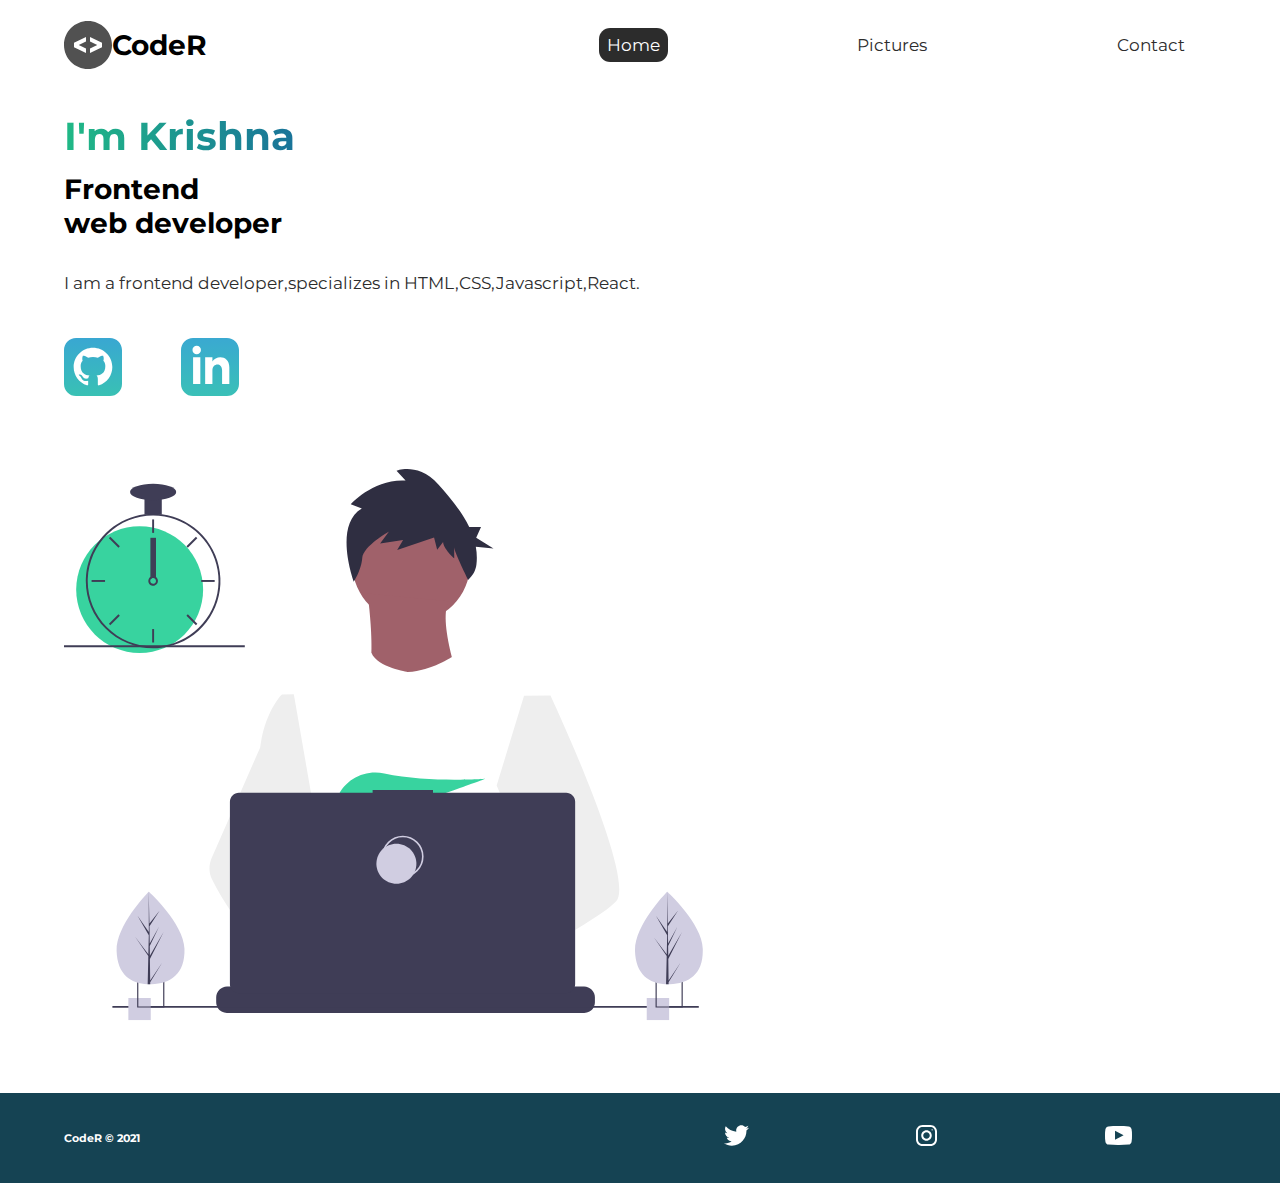
<file: index.html>
<!DOCTYPE html>
<html lang="en">
  <head>
    <meta charset="UTF-8" />
    <meta name="viewport" content="width=device-width, initial-scale=1.0" />
    <title>Krishna | Webdeveloper</title>
    <meta
      name="description"
      content="Krishna is a frontend developer who specializes in HTML,CSS,SASS,Javascript,React"
    />
    <meta name="robots" content="index,follow" />
    <link rel="preconnect" href="https://fonts.gstatic.com">
    <link href="https://fonts.googleapis.com/css2?family=Montserrat:wght@400;500&display=swap" rel="stylesheet">
    <link rel="icon" href="/Icons/iconmonstr-airport-7.svg" />
    <link rel="stylesheet" href="./styles/style.css" />
  </head>
  <body>
    <header class="main-head">
      <nav>
        <div class="logo">
          <img src="/icons/code.svg" alt="logo" />
          <h2>CodeR</h2>
        </div>
        <ul>
          <li><a class="active" href="/">Home</a></li>
          <li><a href="./projects/">Pictures</a></li>
          <li><a href="./contacts/">Contact</a></li>
        </ul>
      </nav>
    </header>
    <section class="intro">
      <div class="intro-text">
        <h2>I'm Krishna</h2>
        <h3>Frontend<br/>web developer</h3>
        <p>I am a frontend developer,specializes in HTML,CSS,Javascript,React.</p>
        <div class="intro-social">
          <a href="#"><img src="/icons/github.svg" alt="git" /></a>
          <a href="#"><img src="/icons/linked-in.svg" alt="linkedin" /> </a>
        </div>
      </div>
      <div class="intro-images">
        <svg
          width="799"
          height="690"
          viewBox="0 0 799 690"
          fill="none"
          xmlns="http://www.w3.org/2000/svg"
        >
          <g id="undraw_dev_productivity_umsq (1) 1" clip-path="url(#clip0)">
            <path
              id="Vector"
              d="M516.92 624.636C516.92 624.636 512.16 626.266 504.42 628.576C487.31 633.706 455.65 642.216 428.82 643.916C405.72 645.396 386.2 641.836 382.63 626.766C381.1 620.286 383.27 614.956 388 610.576C402.12 597.486 439 592.796 468.25 591.186C476.51 590.736 484.15 590.526 490.51 590.446C501.31 590.306 508.39 590.526 508.39 590.526L508.56 591.186L516.92 624.636Z"
              fill="#A0616A"
            />
            <path
              id="Vector_2"
              d="M436.99 672.586C418.61 695.346 342.73 647.666 316.19 629.886C310.41 626.016 306.97 623.566 306.97 623.566L331.25 591.186L338.94 580.936C338.94 580.936 345.82 584.586 355.99 590.526C356.36 590.746 356.73 590.966 357.11 591.186C365.88 596.336 376.89 603.066 388 610.576C403.33 620.946 418.83 632.776 428.82 643.916C438.59 654.806 443.08 665.036 436.99 672.586Z"
              fill="#A0616A"
            />
            <g id="me">
              <path
                id="Vector_3"
                d="M434.672 191.952C475.283 191.607 507.926 158.406 507.582 117.795C507.237 77.1832 474.036 44.5403 433.425 44.8847C392.813 45.2291 360.17 78.4303 360.515 119.042C360.859 159.653 394.06 192.296 434.672 191.952Z"
                fill="#A0616A"
              />
              <path
                id="Vector_4"
                d="M379.477 155.65C379.477 155.65 394.216 259.972 373.002 271.875C351.787 283.779 499.929 283.588 499.929 283.588C499.929 283.588 466.124 193.284 480.809 165.449L379.477 155.65Z"
                fill="#A0616A"
              />
              <path
                id="Vector_5"
                d="M608.101 283.199L596.257 339.402L571.214 458.308L570.49 464.815L562.138 540.138L556.582 590.177L552.857 623.79C528.584 636.526 510.988 645.326 510.988 645.326C510.988 645.326 509.404 637.719 506.871 627.99C489.805 633.265 458.218 642.043 431.404 643.97C441.266 654.777 445.842 664.969 439.817 672.57C421.63 695.485 345.349 648.45 318.659 630.896C318.077 635.158 317.879 639.464 318.068 643.762L297.626 628.314L299.331 592.359L302.206 531.522L305.819 455.229C304.448 451.975 303.294 448.634 302.364 445.228C295.956 423.161 288.032 379.057 281.928 342.067C277.016 312.298 273.302 287.138 272.517 281.785C272.411 281.086 272.358 280.726 272.358 280.726L384.363 230.094C392.509 248.556 429.865 253.809 429.865 253.809C460.756 251.417 484.847 234.913 484.847 234.913L608.101 283.199Z"
                fill="white"
              />
              <path
                id="Vector_6"
                d="M372.285 49.3811L358.49 43.9934C358.49 43.9934 386.969 12.1 426.99 14.513L415.635 2.22366C415.635 2.22366 443.04 -9.01799 468.283 19.6674C481.553 34.7467 496.908 52.4737 506.557 72.5077L521.281 72.3829L515.251 85.9663L536.874 99.3152L514.777 97.0719C516.155 104.471 516.421 112.034 515.566 119.511C514.683 126.991 510.928 133.835 505.094 138.598V138.598C505.094 138.598 487.743 103.449 487.696 97.9443L487.813 111.705C487.813 111.705 473.959 99.4371 473.889 91.1807L466.471 100.877L462.593 85.7717L416.475 101.301L423.87 88.8526L395.157 93.2246L406.278 77.9923C406.278 77.9923 373.932 96.1568 372.811 111.304C371.689 126.452 362.299 140.875 362.299 140.875C362.299 140.875 336.213 70.3294 372.285 49.3811Z"
                fill="#2F2E41"
              />
              <path
                id="Vector_7"
                d="M690.215 540.422C682.794 548.605 664.338 560.992 641.951 574.422C633.623 579.413 624.757 584.559 615.71 589.676C594.122 601.889 571.514 614.001 552.857 623.79C528.584 636.526 510.988 645.326 510.988 645.326C510.988 645.326 509.403 637.719 506.871 627.99C503.48 614.968 498.397 598.141 493.184 590.715C493.002 590.456 492.82 590.218 492.638 589.979C491.121 588.022 489.601 586.885 488.112 586.897L562.138 540.138L594.127 519.926L570.489 464.814L540.842 395.683L557.908 339.727L575.062 283.479L608.101 283.199C608.101 283.199 619.243 306.985 633.514 340.166C635.647 345.128 637.851 350.299 640.096 355.64C669.469 425.394 706.176 522.836 690.215 540.422Z"
                fill="#EEEEEE"
              />
              <path
                id="Vector_8"
                d="M358.123 591.2C355.41 591.212 352.702 591.456 350.029 591.928C327.074 596.073 320.47 616.94 318.659 630.896C318.077 635.158 317.879 639.464 318.068 643.761L297.626 628.314L290.178 622.687C272.316 616.628 256.353 605.733 242.483 592.84C230.449 581.456 219.634 568.849 210.213 555.223C200.831 541.793 192.448 527.692 185.134 513.034C183.094 508.943 181.977 504.454 181.864 499.884C181.751 495.314 182.644 490.775 184.48 486.588L209.154 430.327L245.218 348.098C245.471 346.146 245.752 344.237 246.059 342.371C252.995 300.511 272.367 281.786 272.367 281.786L287.286 281.659L297.778 341.932L310.813 416.815L302.364 445.227L282.839 510.845L302.205 531.522L358.123 591.2Z"
                fill="#EEEEEE"
              />
            </g>
            <path
              id="Vector_9"
              d="M372.877 415.806L385.631 430.686C390.37 429.783 395.319 428.721 400.416 427.529L396.752 415.806L405.71 426.256C459.707 412.975 526.637 387.155 526.637 387.155C526.637 387.155 454.379 392.453 400.428 380.666C376.558 375.451 351.998 387.284 342.202 409.668C336.508 422.679 337.403 433.951 357.596 433.951C364.419 433.835 371.223 433.195 377.949 432.037L372.877 415.806Z"
              fill="#38D39F"
            />
            <path
              id="Vector_10"
              d="M663.65 660.386V666.456C663.654 668.122 663.345 669.774 662.74 671.326C662.472 672.018 662.147 672.687 661.77 673.326C660.578 675.326 658.887 676.983 656.862 678.133C654.838 679.283 652.549 679.887 650.22 679.886H203.67C201.342 679.887 199.053 679.283 197.028 678.133C195.003 676.983 193.312 675.326 192.12 673.326C191.743 672.687 191.419 672.018 191.15 671.326C190.546 669.774 190.237 668.122 190.24 666.456V660.386C190.24 658.622 190.587 656.876 191.262 655.246C191.936 653.616 192.926 652.136 194.173 650.888C195.42 649.641 196.901 648.652 198.53 647.977C200.16 647.302 201.906 646.955 203.67 646.956H229.41V644.126C229.41 644.052 229.425 643.979 229.453 643.911C229.481 643.843 229.522 643.782 229.574 643.73C229.626 643.678 229.688 643.636 229.756 643.608C229.824 643.58 229.897 643.566 229.97 643.566H243.4C243.474 643.566 243.547 643.58 243.615 643.608C243.683 643.636 243.745 643.678 243.797 643.73C243.849 643.782 243.89 643.843 243.918 643.911C243.946 643.979 243.96 644.052 243.96 644.126V646.956H252.35V644.126C252.35 644.052 252.365 643.979 252.393 643.911C252.421 643.843 252.462 643.782 252.514 643.73C252.566 643.678 252.628 643.636 252.696 643.608C252.764 643.58 252.837 643.566 252.91 643.566H266.34C266.414 643.566 266.487 643.58 266.555 643.608C266.623 643.636 266.684 643.678 266.736 643.73C266.789 643.782 266.83 643.843 266.858 643.911C266.886 643.979 266.9 644.052 266.9 644.126V646.956H275.3V644.126C275.3 644.052 275.315 643.979 275.343 643.911C275.371 643.843 275.412 643.782 275.464 643.73C275.516 643.678 275.578 643.636 275.646 643.608C275.714 643.58 275.787 643.566 275.86 643.566H289.29C289.364 643.566 289.437 643.58 289.505 643.608C289.573 643.636 289.634 643.678 289.686 643.73C289.739 643.782 289.78 643.843 289.808 643.911C289.836 643.979 289.85 644.052 289.85 644.126V646.956H298.24V644.126C298.24 644.052 298.255 643.979 298.283 643.911C298.311 643.843 298.352 643.782 298.404 643.73C298.456 643.678 298.518 643.636 298.586 643.608C298.654 643.58 298.727 643.566 298.8 643.566H312.23C312.304 643.566 312.377 643.58 312.445 643.608C312.513 643.636 312.574 643.678 312.626 643.73C312.678 643.782 312.72 643.843 312.748 643.911C312.776 643.979 312.79 644.052 312.79 644.126V646.956H321.18V644.126C321.18 644.052 321.194 643.979 321.223 643.911C321.251 643.843 321.292 643.782 321.344 643.73C321.396 643.678 321.458 643.636 321.526 643.608C321.594 643.58 321.667 643.566 321.74 643.566H335.17C335.244 643.566 335.317 643.58 335.385 643.608C335.453 643.636 335.514 643.678 335.566 643.73C335.618 643.782 335.66 643.843 335.688 643.911C335.716 643.979 335.73 644.052 335.73 644.126V646.956H344.13V644.126C344.13 644.052 344.145 643.979 344.173 643.911C344.201 643.843 344.242 643.782 344.294 643.73C344.346 643.678 344.408 643.636 344.476 643.608C344.544 643.58 344.617 643.566 344.69 643.566H358.12C358.194 643.566 358.267 643.58 358.335 643.608C358.403 643.636 358.464 643.678 358.516 643.73C358.569 643.782 358.61 643.843 358.638 643.911C358.666 643.979 358.68 644.052 358.68 644.126V646.956H367.07V644.126C367.07 644.052 367.085 643.979 367.113 643.911C367.141 643.843 367.182 643.782 367.234 643.73C367.286 643.678 367.348 643.636 367.416 643.608C367.484 643.58 367.557 643.566 367.63 643.566H472.83C472.904 643.566 472.977 643.58 473.045 643.608C473.113 643.636 473.174 643.678 473.227 643.73C473.279 643.782 473.32 643.843 473.348 643.911C473.376 643.979 473.39 644.052 473.39 644.126V646.956H481.79V644.126C481.79 644.052 481.804 643.979 481.833 643.911C481.861 643.843 481.902 643.782 481.954 643.73C482.006 643.678 482.068 643.636 482.136 643.608C482.204 643.58 482.277 643.566 482.35 643.566H495.78C495.928 643.567 496.07 643.627 496.175 643.732C496.279 643.836 496.339 643.978 496.34 644.126V646.956H504.73V644.126C504.73 644.052 504.745 643.979 504.773 643.911C504.801 643.843 504.842 643.782 504.894 643.73C504.946 643.678 505.008 643.636 505.076 643.608C505.144 643.58 505.217 643.566 505.29 643.566H518.72C518.794 643.566 518.867 643.58 518.935 643.608C519.003 643.636 519.065 643.678 519.117 643.73C519.169 643.782 519.21 643.843 519.238 643.911C519.266 643.979 519.28 644.052 519.28 644.126V646.956H527.67V644.126C527.67 644.052 527.685 643.979 527.713 643.911C527.741 643.843 527.782 643.782 527.834 643.73C527.886 643.678 527.948 643.636 528.016 643.608C528.084 643.58 528.157 643.566 528.23 643.566H541.66C541.734 643.566 541.807 643.58 541.875 643.608C541.943 643.636 542.005 643.678 542.057 643.73C542.109 643.782 542.15 643.843 542.178 643.911C542.206 643.979 542.22 644.052 542.22 644.126V646.956H550.62V644.126C550.62 644.052 550.635 643.979 550.663 643.911C550.691 643.843 550.732 643.782 550.784 643.73C550.836 643.678 550.898 643.636 550.966 643.608C551.034 643.58 551.107 643.566 551.18 643.566H564.61C564.757 643.568 564.898 643.628 565.001 643.733C565.104 643.837 565.161 643.979 565.16 644.126V646.956H573.56V644.126C573.56 644.052 573.575 643.979 573.603 643.911C573.631 643.843 573.672 643.782 573.724 643.73C573.776 643.678 573.838 643.636 573.906 643.608C573.974 643.58 574.047 643.566 574.12 643.566H587.55C587.624 643.566 587.697 643.58 587.765 643.608C587.833 643.636 587.895 643.678 587.947 643.73C587.999 643.782 588.04 643.843 588.068 643.911C588.096 643.979 588.11 644.052 588.11 644.126V646.956H596.5V644.126C596.5 644.052 596.515 643.979 596.543 643.911C596.571 643.843 596.612 643.782 596.664 643.73C596.716 643.678 596.778 643.636 596.846 643.608C596.914 643.58 596.987 643.566 597.06 643.566H610.49C610.564 643.566 610.637 643.58 610.705 643.608C610.773 643.636 610.835 643.678 610.887 643.73C610.939 643.782 610.98 643.843 611.008 643.911C611.036 643.979 611.05 644.052 611.05 644.126V646.956H650.22C651.984 646.955 653.731 647.302 655.36 647.977C656.99 648.652 658.471 649.641 659.718 650.888C660.965 652.136 661.954 653.616 662.629 655.246C663.304 656.876 663.651 658.622 663.65 660.386Z"
              fill="#3F3D56"
            />
            <path
              id="Vector_11"
              d="M793.5 671.326H60.5V673.326H793.5V671.326Z"
              fill="#3F3D56"
            />
            <path
              id="Vector_12"
              d="M627.694 404.757H461.251V401.326H385.78V404.757H218.651C215.665 404.757 212.801 405.943 210.69 408.054C208.578 410.166 207.392 413.029 207.392 416.015V643.927C207.392 646.913 208.578 649.776 210.69 651.888C212.801 653.999 215.665 655.185 218.651 655.185H627.694C630.68 655.185 633.544 653.999 635.655 651.888C637.767 649.776 638.953 646.913 638.953 643.927V416.015C638.953 414.537 638.662 413.073 638.096 411.707C637.53 410.341 636.701 409.1 635.655 408.054C634.61 407.009 633.369 406.18 632.003 405.614C630.637 405.048 629.173 404.757 627.694 404.757Z"
              fill="#3F3D56"
            />
            <path
              id="Vector_13"
              d="M423.5 509.326C437.307 509.326 448.5 498.133 448.5 484.326C448.5 470.519 437.307 459.326 423.5 459.326C409.693 459.326 398.5 470.519 398.5 484.326C398.5 498.133 409.693 509.326 423.5 509.326Z"
              stroke="#D0CDE1"
              stroke-width="2"
              stroke-miterlimit="10"
            />
            <path
              id="Vector_14"
              d="M415.5 518.326C429.307 518.326 440.5 507.133 440.5 493.326C440.5 479.519 429.307 468.326 415.5 468.326C401.693 468.326 390.5 479.519 390.5 493.326C390.5 507.133 401.693 518.326 415.5 518.326Z"
              fill="#D0CDE1"
            />
            <path
              id="Vector_15"
              d="M108.446 661.223H80.4463V689.223H108.446V661.223Z"
              fill="#D0CDE1"
            />
            <path
              id="Vector_16"
              d="M91.4502 639.223V673.223H125.45V639.223H91.4502ZM123.97 671.743H92.9202V640.703H123.97V671.743Z"
              fill="#3F3D56"
            />
            <path
              id="Vector_17"
              d="M756.446 661.223H728.446V689.223H756.446V661.223Z"
              fill="#D0CDE1"
            />
            <path
              id="Vector_18"
              d="M739.45 639.223V673.223H773.45V639.223H739.45ZM771.97 671.743H740.92V640.703H771.97V671.743Z"
              fill="#3F3D56"
            />
            <path
              id="Vector_19"
              d="M94.5802 230.113C138.399 230.113 173.921 194.592 173.921 150.773C173.921 106.955 138.399 71.4326 94.5802 71.4326C50.7617 71.4326 15.2397 106.955 15.2397 150.773C15.2397 194.592 50.7617 230.113 94.5802 230.113Z"
              fill="#38D39F"
            />
            <path
              id="Vector_20"
              d="M122.229 56.4899C115.045 55.5763 107.774 55.5763 100.59 56.4899C84.586 58.5913 69.5203 65.2398 57.181 75.6465C44.8417 86.0532 35.7467 99.7813 30.9754 115.202C28.8053 122.229 27.5764 129.514 27.3208 136.864C27.2848 137.886 27.2607 138.92 27.2607 139.954C27.283 162.264 36.1559 183.655 51.932 199.431C67.7082 215.207 89.0989 224.08 111.41 224.103C113.201 224.103 114.992 224.042 116.759 223.934C120.907 223.674 125.03 223.103 129.093 222.227C148.495 218.055 165.798 207.161 177.947 191.468C190.095 175.776 196.308 156.295 195.487 136.467C194.665 116.638 186.863 97.738 173.459 83.1039C160.054 68.4698 141.909 59.0435 122.229 56.4899H122.229ZM137.748 217.347H137.736C130.959 219.659 123.905 221.062 116.759 221.518C114.992 221.638 113.201 221.698 111.41 221.698C89.7377 221.672 68.961 213.051 53.6367 197.727C38.3123 182.402 29.6914 161.626 29.6649 139.954C29.6649 138.92 29.689 137.886 29.725 136.864C30.5514 115.744 39.5156 95.7617 54.7411 81.1008C69.9666 66.44 90.273 58.237 111.41 58.2089C130.776 58.21 149.513 65.0865 164.283 77.6131C179.052 90.1398 188.895 107.503 192.057 126.61C195.219 145.716 191.496 165.325 181.55 181.942C171.604 198.559 156.081 211.106 137.748 217.347H137.748Z"
              fill="#3F3D56"
            />
            <path
              id="Vector_21"
              d="M112.612 63.0176H110.208V79.8474H112.612V63.0176Z"
              fill="#3F3D56"
            />
            <path
              id="Vector_22"
              d="M57.8578 84.7018L56.1577 86.4019L68.0582 98.3023L69.7582 96.6022L57.8578 84.7018Z"
              fill="#3F3D56"
            />
            <path
              id="Vector_23"
              d="M34.4736 138.751V141.156H51.3034V138.751H34.4736Z"
              fill="#3F3D56"
            />
            <path
              id="Vector_24"
              d="M56.1578 193.506L57.8579 195.206L69.7584 183.306L68.0583 181.606L56.1578 193.506Z"
              fill="#3F3D56"
            />
            <path
              id="Vector_25"
              d="M153.062 96.6022L154.762 98.3022L166.662 86.4018L164.962 84.7017L153.062 96.6022Z"
              fill="#3F3D56"
            />
            <path
              id="Vector_26"
              d="M171.516 138.751V141.156H188.346V138.751H171.516Z"
              fill="#3F3D56"
            />
            <path
              id="Vector_27"
              d="M154.762 181.605L153.062 183.305L164.962 195.206L166.662 193.506L154.762 181.605Z"
              fill="#3F3D56"
            />
            <path
              id="Vector_28"
              d="M112.612 200.06H110.208V216.89H112.612V200.06Z"
              fill="#3F3D56"
            />
            <path
              id="Vector_29"
              d="M115.016 135.145C113.976 134.365 112.711 133.943 111.41 133.943C110.11 133.943 108.844 134.365 107.804 135.145C107.091 135.686 106.505 136.375 106.085 137.165C105.552 138.181 105.322 139.329 105.421 140.473C105.52 141.616 105.944 142.707 106.644 143.617C107.343 144.527 108.288 145.218 109.368 145.608C110.447 145.997 111.616 146.07 112.735 145.817C113.855 145.564 114.878 144.996 115.685 144.179C116.492 143.363 117.048 142.333 117.288 141.21C117.528 140.088 117.441 138.92 117.039 137.846C116.636 136.771 115.935 135.834 115.017 135.145H115.016ZM111.41 143.56C110.454 143.557 109.539 143.176 108.863 142.501C108.187 141.825 107.807 140.909 107.804 139.954C107.808 139.224 108.03 138.513 108.441 137.91C108.793 137.4 109.271 136.989 109.828 136.718C110.386 136.446 111.004 136.323 111.623 136.361C112.241 136.398 112.84 136.594 113.361 136.931C113.881 137.267 114.307 137.732 114.595 138.281C114.883 138.83 115.025 139.444 115.007 140.063C114.989 140.683 114.811 141.287 114.491 141.818C114.17 142.349 113.719 142.788 113.179 143.093C112.639 143.398 112.03 143.559 111.41 143.56V143.56Z"
              fill="#3F3D56"
            />
            <path
              id="Vector_30"
              d="M122.229 35.3687H100.591V57.007H122.229V35.3687Z"
              fill="#3F3D56"
            />
            <path
              id="Vector_31"
              d="M111.41 38.9748C127.344 38.9748 140.261 34.4 140.261 28.7567C140.261 23.1134 127.344 18.5386 111.41 18.5386C95.4757 18.5386 82.5586 23.1134 82.5586 28.7567C82.5586 34.4 95.4757 38.9748 111.41 38.9748Z"
              fill="#3F3D56"
            />
            <path id="clock-arrow" d="M115 86H108V135H115V86Z" fill="#3F3D56" />
            <path
              id="Vector_32"
              d="M226 220.44H0V222.844H226V220.44Z"
              fill="#3F3D56"
            />
            <g id="plant-left">
              <path
                id="Vector_33"
                d="M150.594 599.754C151.527 631.704 132.858 643.413 109.43 644.097C108.886 644.113 108.344 644.123 107.805 644.126C106.719 644.135 105.643 644.117 104.577 644.072C83.3891 643.193 66.6172 631.945 65.7495 602.232C64.8515 571.482 103.018 531.529 105.882 528.574L105.887 528.571C105.996 528.458 106.052 528.402 106.052 528.402C106.052 528.402 149.661 567.807 150.594 599.754Z"
                fill="#D0CDE1"
              />
              <path
                id="Vector_34"
                d="M107.744 639.255L122.626 617.124L107.774 641.636L107.805 644.126C106.719 644.135 105.643 644.117 104.577 644.072L105.315 612.06L105.295 611.813L105.322 611.766L105.393 608.741L89.0952 585.078L105.374 606.477L105.432 607.116L105.989 582.93L91.9122 558.397L106.029 578.681L105.882 528.574L105.882 528.407L105.887 528.571L106.821 568.062L119.651 552.021L106.863 571.464L107.143 593.098L118.949 571.984L107.187 596.279L107.343 608.308L124.512 578.897L107.395 612.505L107.744 639.255Z"
                fill="#3F3D56"
              />
            </g>
            <g id="plant-right">
              <path
                id="Vector_35"
                d="M798.594 599.754C799.527 631.704 780.858 643.413 757.43 644.097C756.886 644.113 756.344 644.123 755.805 644.126C754.719 644.135 753.643 644.117 752.577 644.072C731.389 643.193 714.617 631.945 713.749 602.232C712.851 571.482 751.018 531.529 753.882 528.574L753.887 528.571C753.996 528.458 754.052 528.402 754.052 528.402C754.052 528.402 797.661 567.807 798.594 599.754Z"
                fill="#D0CDE1"
              />
              <path
                id="Vector_36"
                d="M755.744 639.255L770.626 617.124L755.774 641.636L755.805 644.126C754.719 644.135 753.643 644.117 752.577 644.072L753.315 612.06L753.295 611.813L753.323 611.766L753.393 608.741L737.095 585.078L753.374 606.477L753.432 607.116L753.989 582.93L739.912 558.397L754.029 578.681L753.882 528.574L753.882 528.407L753.887 528.571L754.821 568.062L767.651 552.021L754.864 571.464L755.143 593.098L766.949 571.984L755.187 596.279L755.343 608.308L772.512 578.897L755.395 612.505L755.744 639.255Z"
                fill="#3F3D56"
              />
            </g>
          </g>
          <defs>
            <clipPath id="clip0">
              <rect width="798.627" height="689.223" fill="white" />
            </clipPath>
          </defs>
        </svg>
        <img class="splash" src="/img/splash.svg" alt="" />
      </div>
    </section>
    <footer>
      <h4>CodeR &copy; 2021</h4>
      <ul>
          <li><a href="#"><img src="/icons/twitter 1.svg" alt="twitter"/></a></li>
          <li><a href="#"><img src="/icons/instagram 1.svg" alt="instagram"/></a></li>
          <li><a href="#"><img src="/icons/youtube-symbol 1.svg" alt="youtube"/></a></li>
      </ul>
  </footer>
  </body>
</html>
</file>
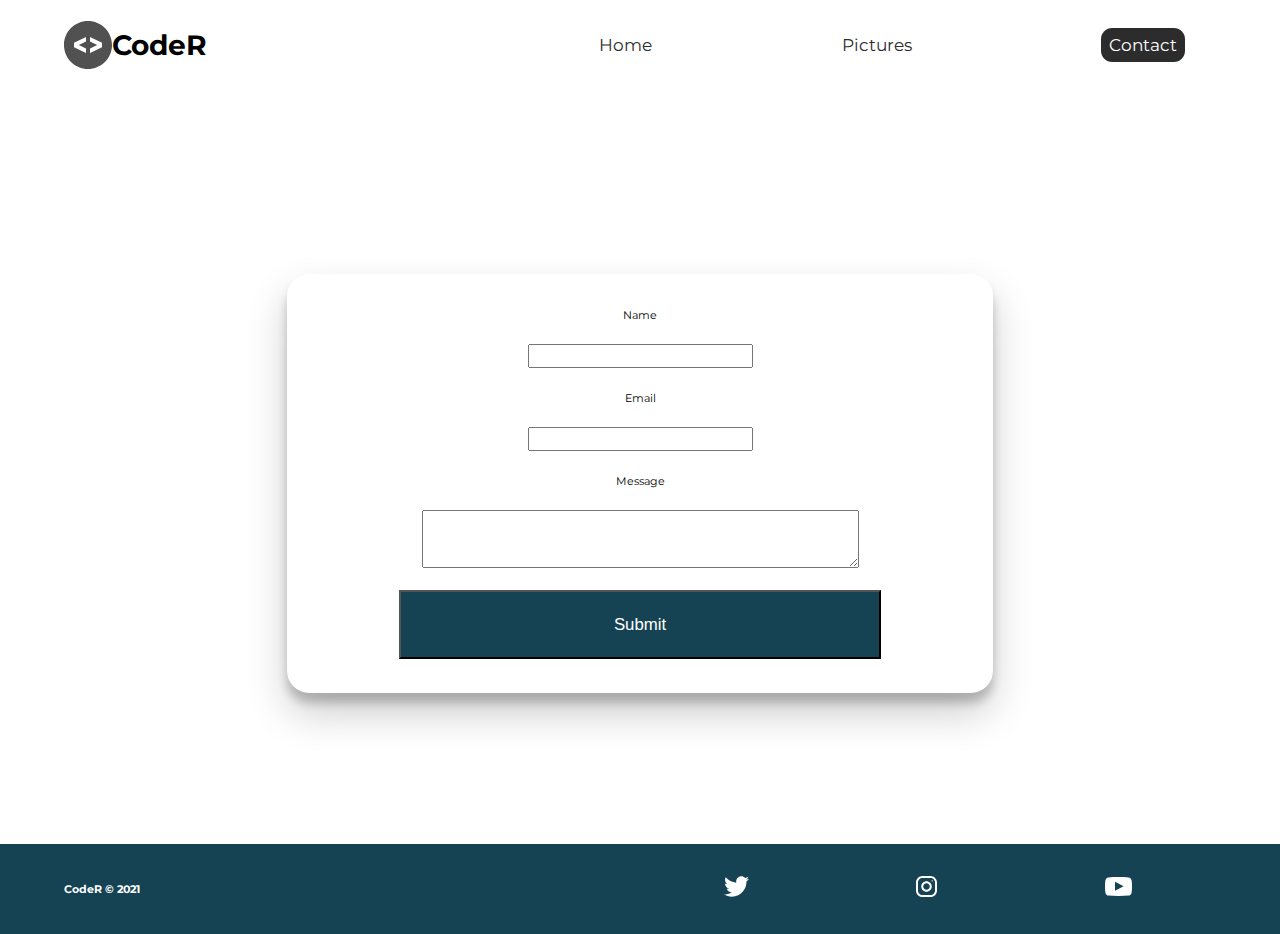
<file: contacts/index.html>
<!DOCTYPE html>
<html lang="en">
  <head>
    <meta charset="UTF-8" />
    <meta name="viewport" content="width=device-width, initial-scale=1.0" />
    <title>Krishna | Webdeveloper</title>
    <meta
      name="description"
      content="Krishna is a frontend developer who specializes in HTML,CSS,SASS,Javascript,React"
    />
    <meta name="robots" content="index,follow" />
    <link rel="preconnect" href="https://fonts.gstatic.com">
    <link href="https://fonts.googleapis.com/css2?family=Montserrat:wght@400;500&display=swap" rel="stylesheet">
    <link rel="icon" href="/Icons/iconmonstr-airport-7.svg" />
    <link rel="stylesheet" href="../styles/style.css" />
  </head>
  <body>
    <header class="main-head">
      <nav>
        <div class="logo">
          <img src="/icons/code.svg" alt="logo" />
          <h2>CodeR</h2>
        </div>
        <ul>
          <li><a href="../index.html">Home</a></li>
          <li><a href="../projects/">Pictures</a></li>
          <li><a class="active" href="./index.html">Contact</a></li>
        </ul>
      </nav>
    </header> 
    <section class="form-section">
        <form>
            <label for="name">Name</label>
            <input type="text" name="name" id="name" required/>
            <label for="email">Email</label>
            <input type="email" name="email" id="email" required/>
            <label for="message">Message</label>
            <textarea name="message" id="message" cols="30" row="10"></textarea>
            <button>Submit</button>
        </form>
        </section>
        <footer>
            <h4>CodeR &copy; 2021</h4>
            <ul>
                <li><a href="#"><img src="/icons/twitter 1.svg" alt="twitter"/></a></li>
                <li><a href="#"><img src="/icons/instagram 1.svg" alt="instagram"/></a></li>
                <li><a href="#"><img src="/icons/youtube-symbol 1.svg" alt="youtube"/></a></li>
            </ul>
        </footer>
  </body>
</html>
</file>
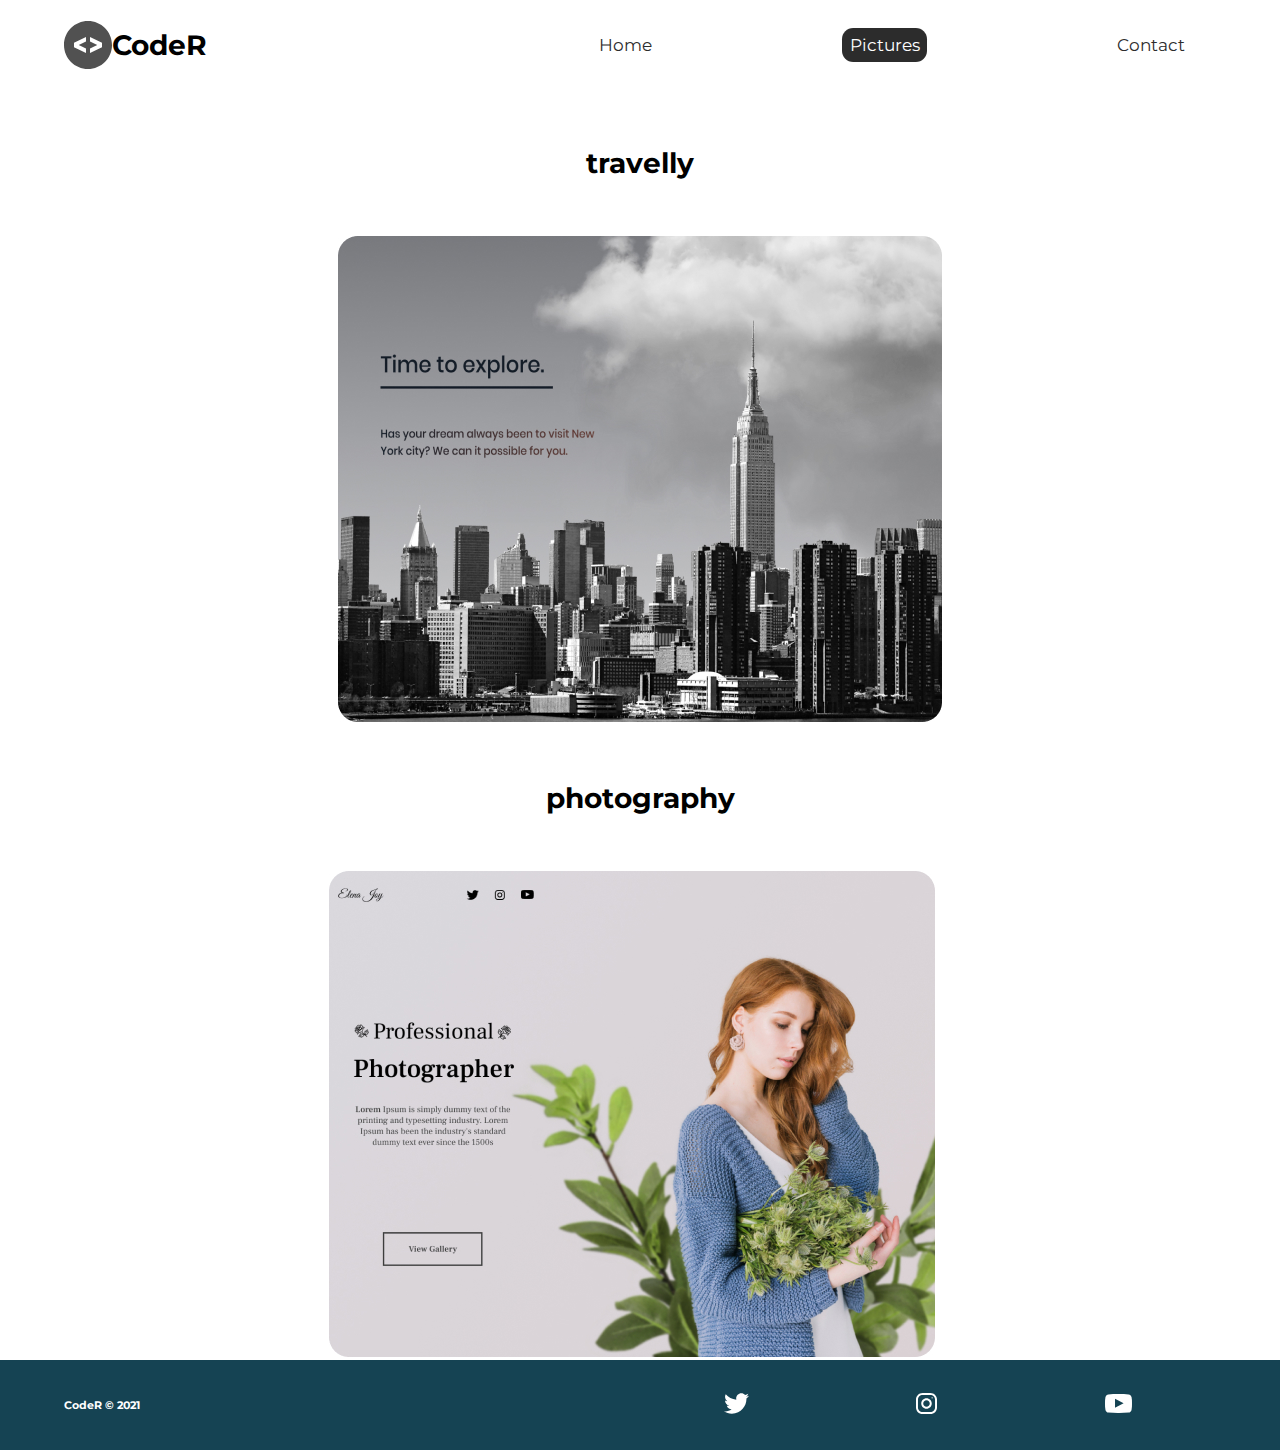
<file: projects/index.html>
<!DOCTYPE html>
<html lang="en">
  <head>
    <meta charset="UTF-8" />
    <meta name="viewport" content="width=device-width, initial-scale=1.0" />
    <title>Krishna | Webdeveloper</title>
    <meta
      name="description"
      content="Krishna is a frontend developer who specializes in HTML,CSS,SASS,Javascript,React"
    />
    <meta name="robots" content="index,follow" />
    <link rel="preconnect" href="https://fonts.gstatic.com">
    <link href="https://fonts.googleapis.com/css2?family=Montserrat:wght@400;500&display=swap" rel="stylesheet">
    <link rel="icon" href="/Icons/iconmonstr-airport-7.svg" />
    <link rel="stylesheet" href="../styles/style.css" />
  </head>
  <body>
    <header class="main-head">
      <nav>
        <div class="logo">
          <img src="/icons/code.svg" alt="logo" />
          <h2>CodeR</h2>
        </div>
        <ul>
          <li><a href="../index.html">Home</a></li>
          <li><a class="active" href="./index.html">Pictures</a></li>
          <li><a href="../contacts/">Contact</a></li>
        </ul>
      </nav>
    </header> 
    <section class="projects">
        <div class="travelly">
            <h2>travelly</h2>
            <img src="../img/travelly.jpg" alt="Travelly-website">
        </div>
        <div class="photography">
            <h2>photography</h2>
            <img src="../img/elena-joy.jpg" alt="photography-website"
        </div>
    </section>
    <footer>
        <h4>CodeR &copy; 2021</h4>
        <ul>
            <li><a href="#"><img src="/icons/twitter 1.svg" alt="twitter"/></a></li>
            <li><a href="#"><img src="/icons/instagram 1.svg" alt="instagram"/></a></li>
            <li><a href="#"><img src="/icons/youtube-symbol 1.svg" alt="youtube"/></a></li>
        </ul>
    </footer>
  </body>
</html>
</file>
<file: styles/style.css>
* {
  margin: 0;
  padding: 0;
  -webkit-box-sizing: border-box;
          box-sizing: border-box;
}

html {
  font-size: 62.5%;
}

body {
  font-family: "Montserrat", sans-serif;
}

h1 {
  font-size: 1.5rem;
}

li,
button,
p,
a,
input {
  font-size: 1.5rem;
}

h2 {
  font-size: 2.5rem;
}

h3 {
  font-size: 1.8rem;
}

h4,
h5 {
  font-size: 1rem;
}

ul {
  list-style: none;
}

a {
  text-decoration: none;
  color: #2c2c2c;
}

.main-head {
  width: 95%;
  margin: 0 0 0 auto;
}

nav {
  display: -webkit-box;
  display: -ms-flexbox;
  display: flex;
  -webkit-box-pack: justify;
      -ms-flex-pack: justify;
          justify-content: space-between;
  -webkit-box-align: center;
      -ms-flex-align: center;
          align-items: center;
  -webkit-box-orient: horizontal;
  -webkit-box-direction: normal;
      -ms-flex-direction: row;
          flex-direction: row;
  min-height: 10vh;
  width: 60%;
  -ms-flex-wrap: wrap;
      flex-wrap: wrap;
}

nav .logo {
  display: -webkit-box;
  display: -ms-flexbox;
  display: flex;
  -webkit-box-pack: start;
      -ms-flex-pack: start;
          justify-content: flex-start;
  -webkit-box-align: center;
      -ms-flex-align: center;
          align-items: center;
  -webkit-box-orient: horizontal;
  -webkit-box-direction: normal;
      -ms-flex-direction: row;
          flex-direction: row;
  -webkit-box-flex: 1;
      -ms-flex: 1 1 10rem;
          flex: 1 1 10rem;
}

nav .logo h1 {
  margin: 2rem;
}

nav ul {
  display: -webkit-box;
  display: -ms-flexbox;
  display: flex;
  -ms-flex-pack: distribute;
      justify-content: space-around;
  -webkit-box-align: center;
      -ms-flex-align: center;
          align-items: center;
  -webkit-box-orient: horizontal;
  -webkit-box-direction: normal;
      -ms-flex-direction: row;
          flex-direction: row;
  -webkit-box-flex: 1;
      -ms-flex: 1 1 40rem;
          flex: 1 1 40rem;
}

.intro {
  min-height: 90vh;
  width: 90%;
  margin: auto;
  -ms-flex-wrap: wrap;
      flex-wrap: wrap;
  display: -webkit-box;
  display: -ms-flexbox;
  display: flex;
  -webkit-box-pack: justify;
      -ms-flex-pack: justify;
          justify-content: space-between;
  -webkit-box-align: center;
      -ms-flex-align: center;
          align-items: center;
  -webkit-box-orient: horizontal;
  -webkit-box-direction: normal;
      -ms-flex-direction: row;
          flex-direction: row;
}

.intro h2 {
  font-size: 3.5rem;
  padding-top: 2rem;
  background: -webkit-gradient(linear, left top, right top, from(#20b986), to(#197399));
  background: linear-gradient(left, #20b986, #197399);
  background-clip: text;
  -webkit-text-fill-color: transparent;
  display: inline-block;
}

.intro h3 {
  font-size: 2.5rem;
  padding: 1rem 0rem;
}

.intro p {
  padding-top: 2rem;
  color: #2c2c2c;
}

.splash {
  position: absolute;
  top: 0%;
  right: 0%;
  height: 110%;
  z-index: -1;
}

.intro-social {
  margin-top: 4rem;
}

.intro-social a {
  margin-right: 5rem;
}

.active {
  background: #2c2c2c;
  color: white;
  padding: 0.6rem 0.7rem;
  border-radius: 1rem;
}

#plant-left {
  -webkit-animation: plant 1.5s ease infinite alternate 0.5s;
          animation: plant 1.5s ease infinite alternate 0.5s;
}

#plant-right {
  -webkit-animation: plant 1.5s ease infinite alternate;
          animation: plant 1.5s ease infinite alternate;
}

#me {
  -webkit-animation: me 1s ease infinite alternate;
          animation: me 1s ease infinite alternate;
  -webkit-transform-origin: bottom;
          transform-origin: bottom;
}

@-webkit-keyframes me {
  from {
    -webkit-transform: rotateZ(-5deg);
            transform: rotateZ(-5deg);
  }
  to {
    -webkit-transform: rotateZ(5deg);
            transform: rotateZ(5deg);
  }
}

@keyframes me {
  from {
    -webkit-transform: rotateZ(-5deg);
            transform: rotateZ(-5deg);
  }
  to {
    -webkit-transform: rotateZ(5deg);
            transform: rotateZ(5deg);
  }
}

@-webkit-keyframes plant {
  from {
    -webkit-transform: translateY(0%);
            transform: translateY(0%);
  }
  to {
    -webkit-transform: translateY(-30%);
            transform: translateY(-30%);
  }
}

@keyframes plant {
  from {
    -webkit-transform: translateY(0%);
            transform: translateY(0%);
  }
  to {
    -webkit-transform: translateY(-30%);
            transform: translateY(-30%);
  }
}

.projects {
  width: 90%;
  margin: auto;
  min-height: 90vh;
  display: -webkit-box;
  display: -ms-flexbox;
  display: flex;
  -webkit-box-pack: justify;
      -ms-flex-pack: justify;
          justify-content: space-between;
  -webkit-box-align: center;
      -ms-flex-align: center;
          align-items: center;
  -webkit-box-orient: horizontal;
  -webkit-box-direction: normal;
      -ms-flex-direction: row;
          flex-direction: row;
  text-align: center;
  -ms-flex-wrap: wrap;
      flex-wrap: wrap;
}

.projects h2 {
  margin: 5rem;
}

.travelly,
.photography {
  -webkit-box-flex: 1;
      -ms-flex: 1 1 40rem;
          flex: 1 1 40rem;
}

.form-section {
  min-height: 80vh;
  display: -webkit-box;
  display: -ms-flexbox;
  display: flex;
  -webkit-box-pack: center;
      -ms-flex-pack: center;
          justify-content: center;
  -webkit-box-align: center;
      -ms-flex-align: center;
          align-items: center;
  -webkit-box-orient: horizontal;
  -webkit-box-direction: normal;
      -ms-flex-direction: row;
          flex-direction: row;
  margin-top: 3rem;
}

.form-section form {
  padding: 3rem 10rem;
  -webkit-box-shadow: 0px 10px 10px rgba(0, 0, 0, 0.2), 0px 20px 40px rgba(0, 0, 0, 0.2);
          box-shadow: 0px 10px 10px rgba(0, 0, 0, 0.2), 0px 20px 40px rgba(0, 0, 0, 0.2);
  display: -webkit-box;
  display: -ms-flexbox;
  display: flex;
  -webkit-box-pack: center;
      -ms-flex-pack: center;
          justify-content: center;
  -webkit-box-align: center;
      -ms-flex-align: center;
          align-items: center;
  -webkit-box-orient: vertical;
  -webkit-box-direction: normal;
      -ms-flex-direction: column;
          flex-direction: column;
  border-radius: 2rem;
}

.form-section form input,
.form-section form textarea {
  margin: 2rem;
}

.form-section form input:focus,
.form-section form textarea:focus {
  outline: 2px solid black;
}

.form-section form textarea {
  font-family: "montserrat", sans-serif;
  font-size: 2rem;
}

.form-section form button {
  width: 100%;
  padding: 2rem;
  background: #154353;
  color: white;
}

.form-section form button:focus {
  background: #3131a8;
}

footer {
  background: #154353;
  color: white;
  min-height: 10vh;
  padding: 0% 5%;
  display: -webkit-box;
  display: -ms-flexbox;
  display: flex;
  -webkit-box-pack: start;
      -ms-flex-pack: start;
          justify-content: flex-start;
  -webkit-box-align: center;
      -ms-flex-align: center;
          align-items: center;
  -webkit-box-orient: horizontal;
  -webkit-box-direction: normal;
      -ms-flex-direction: row;
          flex-direction: row;
}

footer ul {
  -webkit-box-flex: 1;
      -ms-flex: 1 1 40rem;
          flex: 1 1 40rem;
  display: -webkit-box;
  display: -ms-flexbox;
  display: flex;
  -ms-flex-pack: distribute;
      justify-content: space-around;
  -webkit-box-align: center;
      -ms-flex-align: center;
          align-items: center;
  -webkit-box-orient: horizontal;
  -webkit-box-direction: normal;
      -ms-flex-direction: row;
          flex-direction: row;
}

footer h4 {
  -webkit-box-flex: 1;
      -ms-flex: 1 1 40rem;
          flex: 1 1 40rem;
}

@media screen and (max-width: 1488px) {
  html {
    font-size: 70%;
  }
  .splash {
    display: none;
  }
  svg {
    width: 80%;
  }
  nav {
    width: 100%;
  }
}

@media screen and (max-width: 612px) {
  html {
    font-size: 60%;
  }
  svg {
    height: 60%;
  }
  .main-head {
    width: 100%;
  }
  nav .logo {
    display: -webkit-box;
    display: -ms-flexbox;
    display: flex;
    -webkit-box-pack: center;
        -ms-flex-pack: center;
            justify-content: center;
    -webkit-box-align: center;
        -ms-flex-align: center;
            align-items: center;
    -webkit-box-orient: vertical;
    -webkit-box-direction: normal;
        -ms-flex-direction: column;
            flex-direction: column;
    -webkit-box-flex: 1;
        -ms-flex: 1 1 20rem;
            flex: 1 1 20rem;
    margin-top: 2rem;
  }
  nav ul {
    -webkit-box-flex: 1;
        -ms-flex: 1 1 60rem;
            flex: 1 1 60rem;
    margin: 2rem 0rem;
  }
  .intro-text {
    margin-top: 5rem;
    text-align: center;
    padding: 0rem 5rem;
  }
  .intro-images {
    text-align: center;
  }
  .intro-social {
    display: -webkit-box;
    display: -ms-flexbox;
    display: flex;
    -webkit-box-pack: center;
        -ms-flex-pack: center;
            justify-content: center;
    -webkit-box-align: center;
        -ms-flex-align: center;
            align-items: center;
    -webkit-box-orient: horizontal;
    -webkit-box-direction: normal;
        -ms-flex-direction: row;
            flex-direction: row;
  }
  .intro-social a {
    margin: 2rem;
  }
  .photography,
  .travelly {
    -webkit-box-flex: 1;
        -ms-flex: 1 1 50rem;
            flex: 1 1 50rem;
  }
  .photography img,
  .travelly img {
    width: 100%;
    height: 100%;
  }
  form {
    padding: 0rem;
    width: 100%;
  }
}
/*# sourceMappingURL=style.css.map */
</file>
